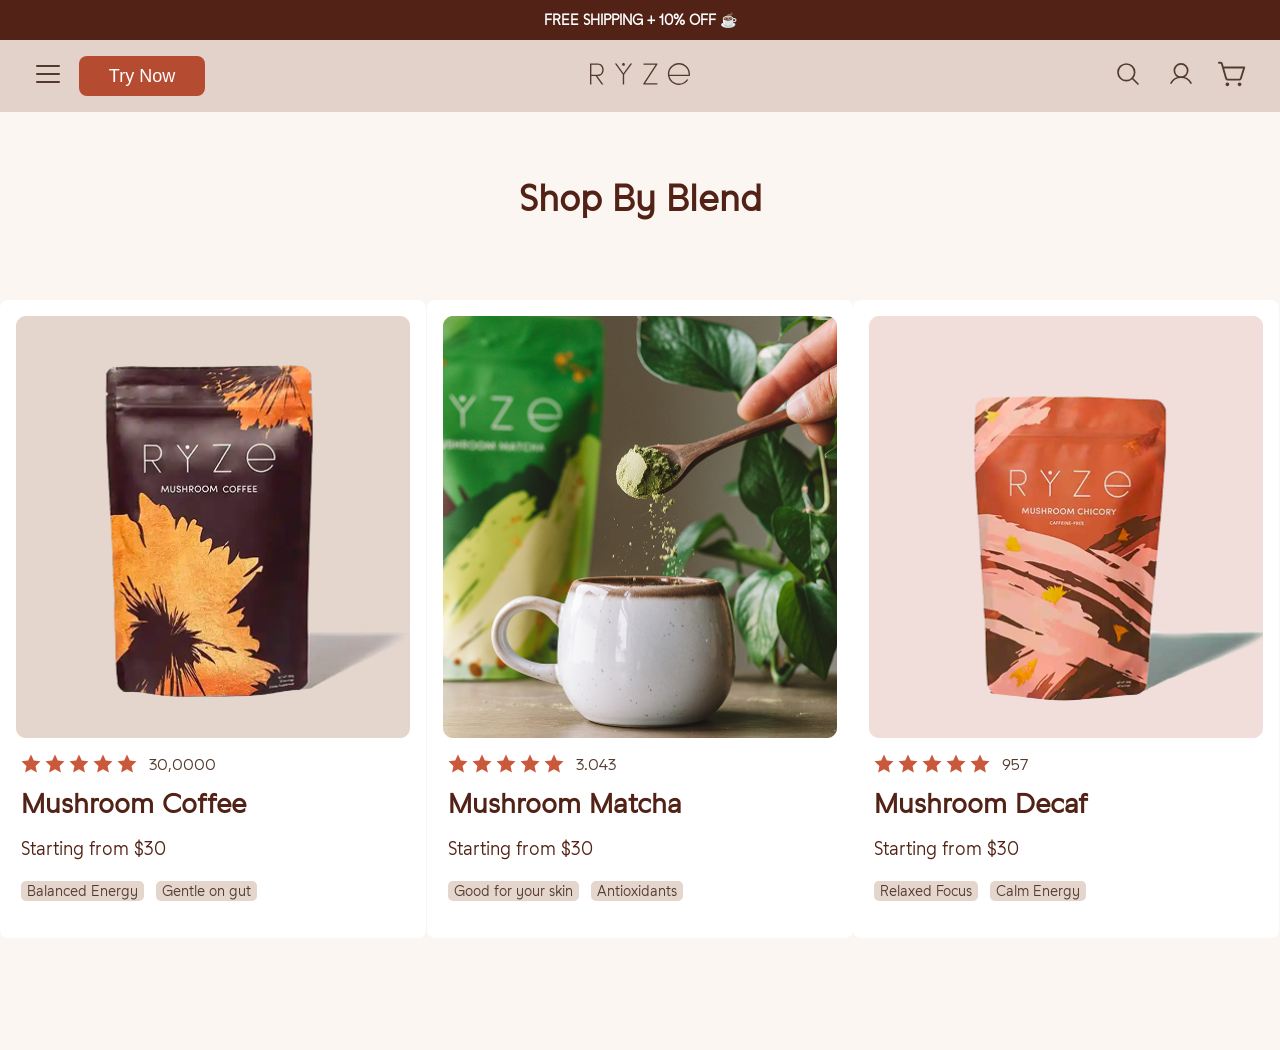
<file: index.html>
<!DOCTYPE html>
<html lang="en">

<head>
 <meta charset="UTF-8">
 <meta name="viewport" content="width=device-width, initial-scale=1.0">
 <title>Ryze Design and Cards</title>
 <link rel="stylesheet" href="./Assets/Css/Style.css">
</head>

<body>
 <header>
  <div class="annoucmen-header">
   <h1 class="annoucmnet-header">
    FREE SHIPPING + 10% OFF ☕️
   </h1>
  </div>
  <div class="wrapper--header-main">
   <div class="wrapper-col-1-header">
    <div class="menu-header--main">
     <a href="#">
      <svg width="32" height="32" viewBox="0 0 32 32" fill="none" xmlns="http://www.w3.org/2000/svg">
       <g clip-path="url(#clip0_2107_11627)">
        <path d="M5 16H27" stroke="#533A2D" stroke-width="2" stroke-linecap="round" stroke-linejoin="round" />
        <path d="M5 8H27" stroke="#533A2D" stroke-width="2" stroke-linecap="round" stroke-linejoin="round" />
        <path d="M5 24H27" stroke="#533A2D" stroke-width="2" stroke-linecap="round" stroke-linejoin="round" />
       </g>
       <defs>
        <clipPath id="clip0_2107_11627">
         <rect width="32" height="32" fill="white" />
        </clipPath>
       </defs>
      </svg>
     </a>
    </div>
    <div class="button--main-header">
     <button class="button-header-main">
      <a href="#">
       Try Now
      </a>
     </button>
    </div>
   </div>
   <div class="wrapper-col-2-logo">
    <a href="#">
     <svg width="100" height="22" viewBox="0 0 100 22" fill="none" xmlns="http://www.w3.org/2000/svg">
      <g clip-path="url(#clip0_2107_11633)">
       <path
        d="M88.9343 21.9756C82.8386 21.9756 77.877 17.0525 77.877 11.0042C77.877 4.95578 82.8386 0.0244141 88.9343 0.0244141C95.0301 0.0244141 99.9917 4.94751 99.9917 10.9959C99.9917 11.4841 99.9583 11.9722 99.8916 12.4521L99.8082 13.0479H79.478C80.4287 17.3587 84.3062 20.5856 88.926 20.5856C92.2532 20.5856 95.3052 18.9225 97.0981 16.1341L98.2655 16.8705C96.2225 20.056 92.7285 21.9591 88.926 21.9591L88.9343 21.9756ZM79.2862 11.6826H98.5824C98.5991 11.4592 98.6074 11.2276 98.6074 11.0042C98.6074 5.70873 94.2712 1.40619 88.9343 1.40619C83.5974 1.40619 79.2612 5.70873 79.2612 11.0042C79.2612 11.2358 79.2612 11.4592 79.2862 11.6826Z"
        fill="#533A2D" />
       <path
        d="M0 21.5458V0.455078H7.82188C8.83089 0.455078 9.73149 0.628834 10.4987 0.984621C11.2658 1.34041 11.8829 1.82031 12.3249 2.42432C12.7668 3.02833 13.1004 3.69853 13.3172 4.42665C13.534 5.15477 13.6424 5.93254 13.6424 6.75995C13.6424 7.58736 13.534 8.3734 13.3172 9.10153C13.1004 9.82965 12.7668 10.4916 12.3165 11.0873C11.8662 11.683 11.2492 12.1547 10.4653 12.5022C9.68145 12.8497 8.76418 13.0235 7.72182 13.0235H7.31321L13.4089 21.5458H11.7078L5.62875 13.0235H1.38426V21.5458H0ZM1.38426 11.65H7.6551C8.47232 11.65 9.18112 11.5176 9.78986 11.2445C10.3986 10.9715 10.8739 10.6074 11.2241 10.1358C11.5744 9.66417 11.8329 9.15117 11.9997 8.58853C12.1748 8.02589 12.2582 7.41361 12.2582 6.75995C12.2582 6.1063 12.1748 5.50229 12.008 4.93965C11.8412 4.37701 11.5911 3.84746 11.2492 3.37584C10.9073 2.90422 10.4403 2.52361 9.85657 2.25056C9.26451 1.96924 8.58906 1.82858 7.81354 1.82858H1.38426V11.65Z"
        fill="#533A2D" />
       <path
        d="M24.8252 0.455078H26.493L33.4559 10.1275L40.5107 0.455078H42.1784L34.1648 11.5589V21.5458H32.7805V11.5589L24.8252 0.455078Z"
        fill="#533A2D" />
       <path
        d="M53.3271 21.5458V20.4371L65.5686 1.83685H53.5023V0.455078H67.3615V1.62173L55.145 20.164H67.3615V21.5375H53.3271V21.5458Z"
        fill="#533A2D" />
       <path
        d="M33.5054 2.80452C34.2791 2.80452 34.9064 2.18217 34.9064 1.41446C34.9064 0.646761 34.2791 0.0244141 33.5054 0.0244141C32.7317 0.0244141 32.1045 0.646761 32.1045 1.41446C32.1045 2.18217 32.7317 2.80452 33.5054 2.80452Z"
        fill="#533A2D" />
      </g>
      <defs>
       <clipPath id="clip0_2107_11633">
        <rect width="100" height="21.9512" fill="white" transform="translate(0 0.0244141)" />
       </clipPath>
      </defs>
     </svg>
    </a>
   </div>
   <div class="wrapper-col-3-icons">
    <div class="Search-icn-btn">
     <button>
      <a href="#">
       <svg width="32" height="32" viewBox="0 0 32 32" fill="none" xmlns="http://www.w3.org/2000/svg">
        <g clip-path="url(#clip0_2107_11640)">
         <path
          d="M14.3333 22.6666C18.9357 22.6666 22.6666 18.9357 22.6666 14.3333C22.6666 9.73095 18.9357 6 14.3333 6C9.73095 6 6 9.73095 6 14.3333C6 18.9357 9.73095 22.6666 14.3333 22.6666Z"
          stroke="#533A2D" stroke-width="1.66666" stroke-linecap="round" stroke-linejoin="round" />
         <path d="M20.2256 20.2256L25.9995 25.9995" stroke="#533A2D" stroke-width="1.66666" stroke-linecap="round"
          stroke-linejoin="round" />
        </g>
        <defs>
         <clipPath id="clip0_2107_11640">
          <rect width="32" height="32" fill="white" />
         </clipPath>
        </defs>
       </svg>
      </a>
     </button>
    </div>
    <div class="Account-icn-btn">
     <button>
      <a href="#">
       <svg width="32" height="32" viewBox="0 0 32 32" fill="none" xmlns="http://www.w3.org/2000/svg">
        <g clip-path="url(#clip0_2107_11644)">
         <path
          d="M15.9997 19.2503C19.6816 19.2503 22.6663 16.2656 22.6663 12.5837C22.6663 8.90176 19.6816 5.91699 15.9997 5.91699C12.3178 5.91699 9.33301 8.90176 9.33301 12.5837C9.33301 16.2656 12.3178 19.2503 15.9997 19.2503Z"
          stroke="#533A2D" stroke-width="1.66667" stroke-linecap="round" stroke-linejoin="round" />
         <path d="M6 25.0833C8.01771 21.5969 11.6823 19.25 16 19.25C20.3177 19.25 23.9823 21.5969 26 25.0833"
          stroke="#533A2D" stroke-width="1.66667" stroke-linecap="round" stroke-linejoin="round" />
        </g>
        <defs>
         <clipPath id="clip0_2107_11644">
          <rect width="32" height="32" fill="white" />
         </clipPath>
        </defs>
       </svg>
      </a>
     </button>
    </div>
    <div class="Cart-icn-btn">
     <button>
      <a href="#">
       <svg width="30" height="30" viewBox="0 0 30 30" fill="none" xmlns="http://www.w3.org/2000/svg">
        <g clip-path="url(#clip0_2107_11648)">
         <path
          d="M9.375 27.1875C10.4105 27.1875 11.25 26.348 11.25 25.3125C11.25 24.277 10.4105 23.4375 9.375 23.4375C8.33947 23.4375 7.5 24.277 7.5 25.3125C7.5 26.348 8.33947 27.1875 9.375 27.1875Z"
          fill="#533A2D" />
         <path
          d="M21.5625 27.1875C22.598 27.1875 23.4375 26.348 23.4375 25.3125C23.4375 24.277 22.598 23.4375 21.5625 23.4375C20.527 23.4375 19.6875 24.277 19.6875 25.3125C19.6875 26.348 20.527 27.1875 21.5625 27.1875Z"
          fill="#533A2D" />
         <path
          d="M4.95586 8.4375H26.25L22.9078 19.302C22.7897 19.6852 22.5519 20.0206 22.2292 20.2587C21.9065 20.4968 21.5159 20.6252 21.1148 20.625H9.85195C9.44445 20.6252 9.04799 20.4926 8.72257 20.2473C8.39715 20.002 8.1605 19.6574 8.04844 19.2656L3.80977 4.42969C3.75376 4.23389 3.63552 4.06165 3.47293 3.93902C3.31034 3.81639 3.11224 3.75004 2.90859 3.75H0.9375"
          stroke="#533A2D" stroke-width="1.875" stroke-linecap="round" stroke-linejoin="round" />
        </g>
        <defs>
         <clipPath id="clip0_2107_11648">
          <rect width="30" height="30" fill="white" />
         </clipPath>
        </defs>
       </svg>
      </a>
     </button>
    </div>
   </div>
  </div>
 </header>
 <section>
  <div class="container--wrapper-pro">
   <div class="wrapper--header--shop-blend">
    <h1 class="header-shop-blend">
     Shop By Blend
    </h1>
   </div>
   <div class="container-cards-products" id="ContainerCards">
   </div>
  </div>

 </section>
 <!-- Dynamically Data Added -->
 <script src="./Js/app.js"></script>
 </div>
</body>

</html>
</file>
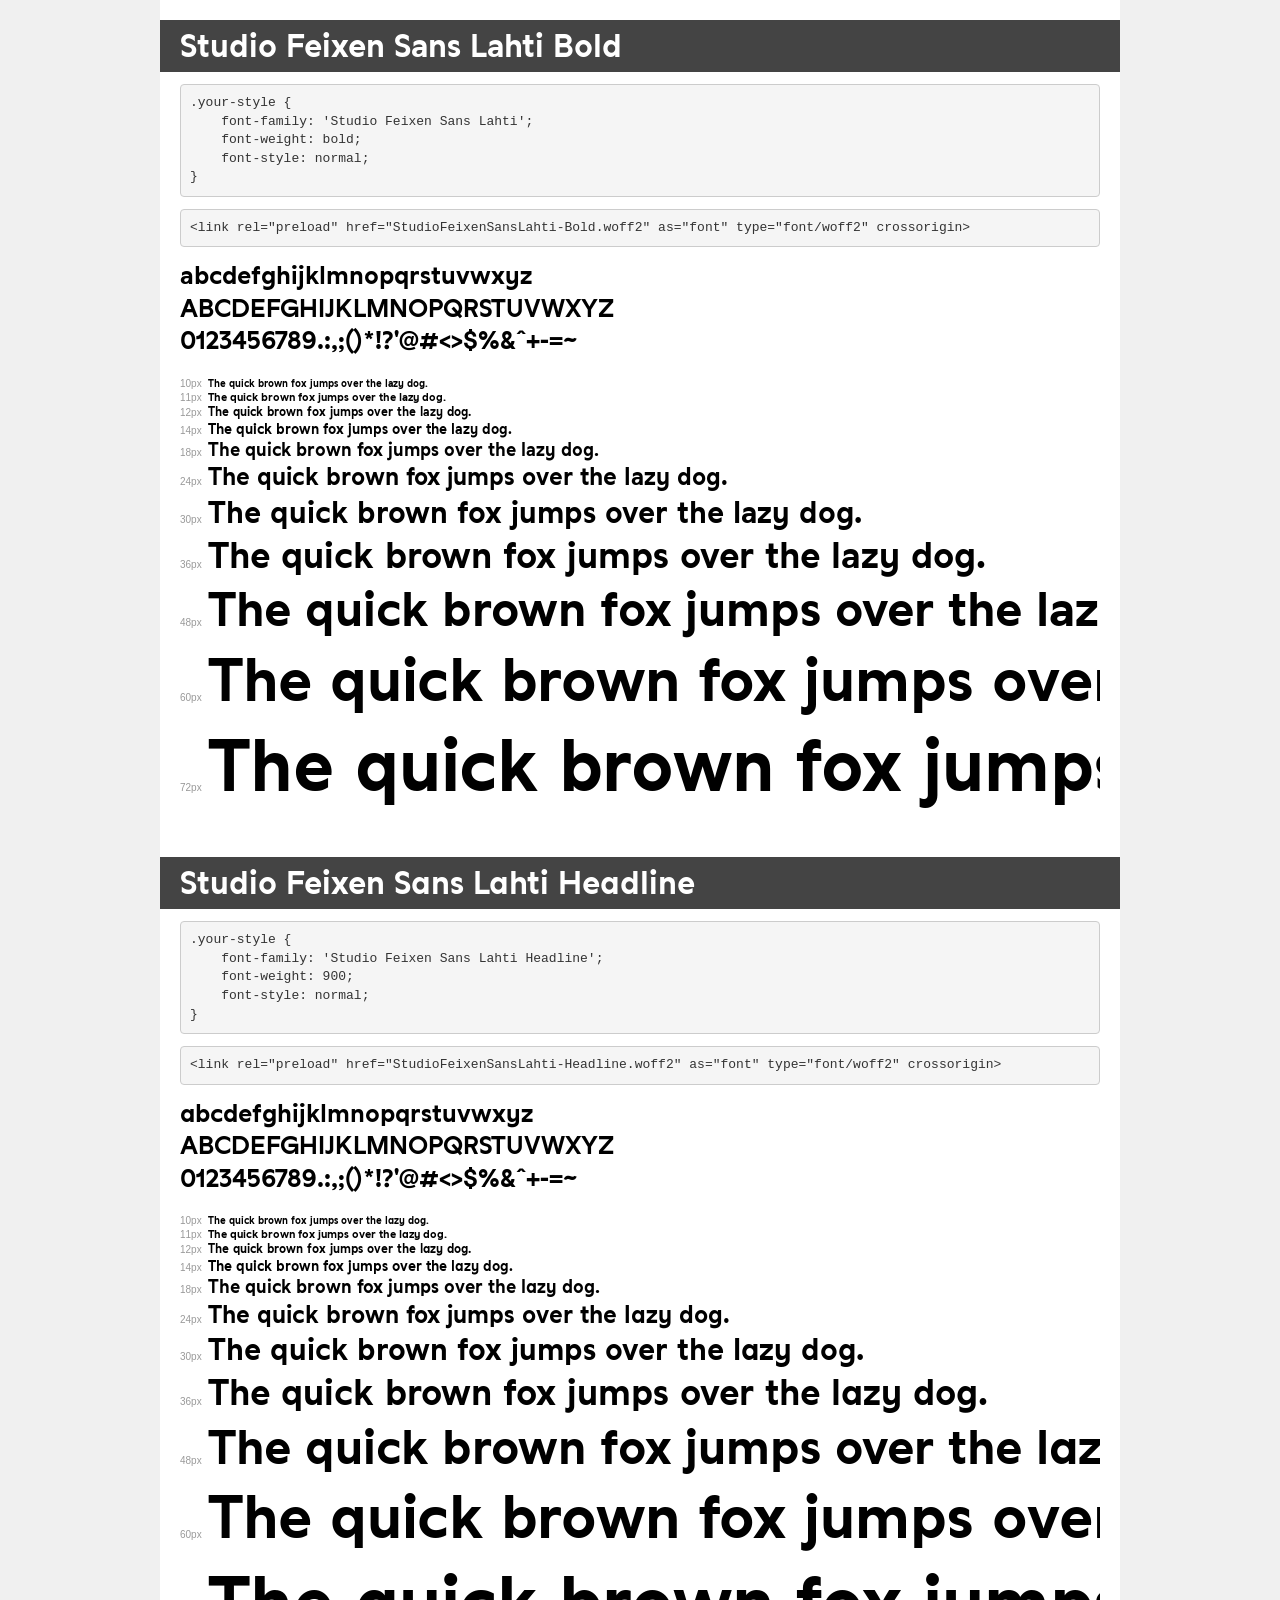
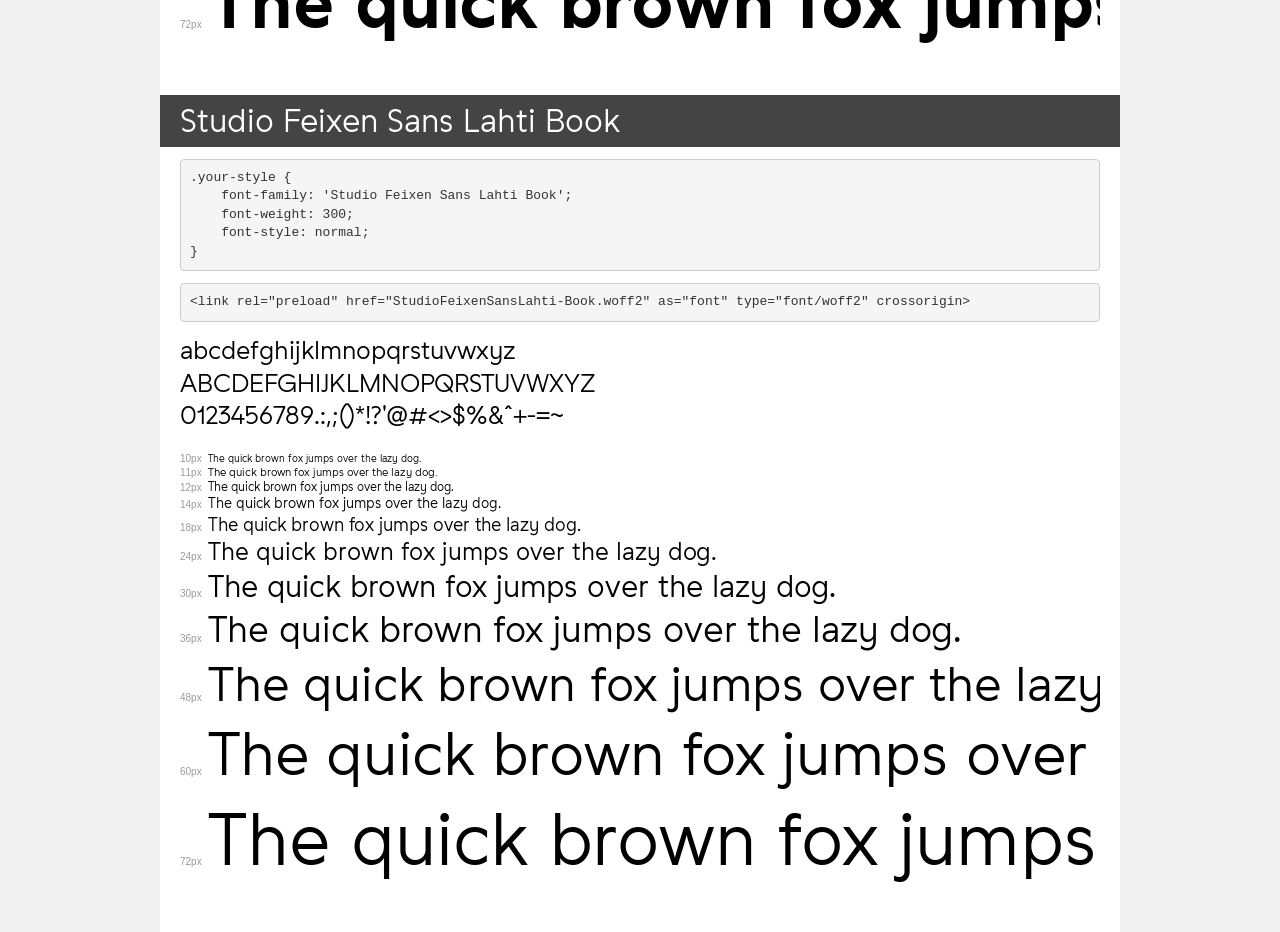
<file: Assets/Fonts/demo.html>
<!DOCTYPE html>
<html lang="en">
<head>
    <meta charset="utf-8">
    <meta http-equiv="X-UA-Compatible" content="IE=edge">
    <meta name="viewport" content="width=device-width, initial-scale=1">
    <meta name="robots" content="noindex, noarchive">
    <meta name="format-detection" content="telephone=no">
    <title>Transfonter demo</title>
    <link href="stylesheet.css" rel="stylesheet">
    <style>
        /*
        http://meyerweb.com/eric/tools/css/reset/
        v2.0 | 20110126
        License: none (public domain)
        */
        html, body, div, span, applet, object, iframe,
        h1, h2, h3, h4, h5, h6, p, blockquote, pre,
        a, abbr, acronym, address, big, cite, code,
        del, dfn, em, img, ins, kbd, q, s, samp,
        small, strike, strong, sub, sup, tt, var,
        b, u, i, center,
        dl, dt, dd, ol, ul, li,
        fieldset, form, label, legend,
        table, caption, tbody, tfoot, thead, tr, th, td,
        article, aside, canvas, details, embed,
        figure, figcaption, footer, header, hgroup,
        menu, nav, output, ruby, section, summary,
        time, mark, audio, video {
            margin: 0;
            padding: 0;
            border: 0;
            font-size: 100%;
            font: inherit;
            vertical-align: baseline;
        }
        /* HTML5 display-role reset for older browsers */
        article, aside, details, figcaption, figure,
        footer, header, hgroup, menu, nav, section {
            display: block;
        }
        body {
            line-height: 1;
        }
        ol, ul {
            list-style: none;
        }
        blockquote, q {
            quotes: none;
        }
        blockquote:before, blockquote:after,
        q:before, q:after {
            content: '';
            content: none;
        }
        table {
            border-collapse: collapse;
            border-spacing: 0;
        }
        /* demo styles */
        body {
            background: #f0f0f0;
            color: #000;
        }
        .page {
            background: #fff;
            width: 920px;
            margin: 0 auto;
            padding: 20px 20px 0 20px;
            overflow: hidden;
        }
        .font-container {
            overflow-x: auto;
            overflow-y: hidden;
            margin-bottom: 40px;
            line-height: 1.3;
            white-space: nowrap;
            padding-bottom: 5px;
        }
        h1 {
            position: relative;
            background: #444;
            font-size: 32px;
            color: #fff;
            padding: 10px 20px;
            margin: 0 -20px 12px -20px;
        }
        .letters {
            font-size: 25px;
            margin-bottom: 20px;
        }
        .s10:before {
            content: '10px';
        }
        .s11:before {
            content: '11px';
        }
        .s12:before {
            content: '12px';
        }
        .s14:before {
            content: '14px';
        }
        .s18:before {
            content: '18px';
        }
        .s24:before {
            content: '24px';
        }
        .s30:before {
            content: '30px';
        }
        .s36:before {
            content: '36px';
        }
        .s48:before {
            content: '48px';
        }
        .s60:before {
            content: '60px';
        }
        .s72:before {
            content: '72px';
        }
        .s10:before, .s11:before, .s12:before, .s14:before,
        .s18:before, .s24:before, .s30:before, .s36:before,
        .s48:before, .s60:before, .s72:before {
            font-family: Arial, sans-serif;
            font-size: 10px;
            font-weight: normal;
            font-style: normal;
            color: #999;
            padding-right: 6px;
        }
        pre {
            display: block;
            padding: 9px;
            margin: 0 0 12px;
            font-family: Monaco, Menlo, Consolas, "Courier New", monospace;
            font-size: 13px;
            line-height: 1.428571429;
            color: #333;
            font-weight: normal;
            font-style: normal;
            background-color: #f5f5f5;
            border: 1px solid #ccc;
            overflow-x: auto;
            border-radius: 4px;
        }
        /* responsive */
        @media (max-width: 959px) {
            .page {
                width: auto;
                margin: 0;
            }
        }
    </style>
</head>
<body>
<div class="page">
    <div class="demo">
        <h1 style="font-family: 'Studio Feixen Sans Lahti'; font-weight: bold; font-style: normal;">Studio Feixen Sans Lahti Bold</h1>
        <pre title="Usage">.your-style {
    font-family: 'Studio Feixen Sans Lahti';
    font-weight: bold;
    font-style: normal;
}</pre>
        <pre title="Preload (optional)">
&lt;link rel=&quot;preload&quot; href=&quot;StudioFeixenSansLahti-Bold.woff2&quot; as=&quot;font&quot; type=&quot;font/woff2&quot; crossorigin&gt;</pre>
        <div class="font-container" style="font-family: 'Studio Feixen Sans Lahti'; font-weight: bold; font-style: normal;">
            <p class="letters">
                abcdefghijklmnopqrstuvwxyz<br>
ABCDEFGHIJKLMNOPQRSTUVWXYZ<br>
                0123456789.:,;()*!?'@#&lt;&gt;$%&^+-=~
            </p>
            <p class="s10" style="font-size: 10px;">The quick brown fox jumps over the lazy dog.</p>
            <p class="s11" style="font-size: 11px;">The quick brown fox jumps over the lazy dog.</p>
            <p class="s12" style="font-size: 12px;">The quick brown fox jumps over the lazy dog.</p>
            <p class="s14" style="font-size: 14px;">The quick brown fox jumps over the lazy dog.</p>
            <p class="s18" style="font-size: 18px;">The quick brown fox jumps over the lazy dog.</p>
            <p class="s24" style="font-size: 24px;">The quick brown fox jumps over the lazy dog.</p>
            <p class="s30" style="font-size: 30px;">The quick brown fox jumps over the lazy dog.</p>
            <p class="s36" style="font-size: 36px;">The quick brown fox jumps over the lazy dog.</p>
            <p class="s48" style="font-size: 48px;">The quick brown fox jumps over the lazy dog.</p>
            <p class="s60" style="font-size: 60px;">The quick brown fox jumps over the lazy dog.</p>
            <p class="s72" style="font-size: 72px;">The quick brown fox jumps over the lazy dog.</p>
        </div>
    </div>

    <div class="demo">
        <h1 style="font-family: 'Studio Feixen Sans Lahti Headline'; font-weight: 900; font-style: normal;">Studio Feixen Sans Lahti Headline</h1>
        <pre title="Usage">.your-style {
    font-family: 'Studio Feixen Sans Lahti Headline';
    font-weight: 900;
    font-style: normal;
}</pre>
        <pre title="Preload (optional)">
&lt;link rel=&quot;preload&quot; href=&quot;StudioFeixenSansLahti-Headline.woff2&quot; as=&quot;font&quot; type=&quot;font/woff2&quot; crossorigin&gt;</pre>
        <div class="font-container" style="font-family: 'Studio Feixen Sans Lahti Headline'; font-weight: 900; font-style: normal;">
            <p class="letters">
                abcdefghijklmnopqrstuvwxyz<br>
ABCDEFGHIJKLMNOPQRSTUVWXYZ<br>
                0123456789.:,;()*!?'@#&lt;&gt;$%&^+-=~
            </p>
            <p class="s10" style="font-size: 10px;">The quick brown fox jumps over the lazy dog.</p>
            <p class="s11" style="font-size: 11px;">The quick brown fox jumps over the lazy dog.</p>
            <p class="s12" style="font-size: 12px;">The quick brown fox jumps over the lazy dog.</p>
            <p class="s14" style="font-size: 14px;">The quick brown fox jumps over the lazy dog.</p>
            <p class="s18" style="font-size: 18px;">The quick brown fox jumps over the lazy dog.</p>
            <p class="s24" style="font-size: 24px;">The quick brown fox jumps over the lazy dog.</p>
            <p class="s30" style="font-size: 30px;">The quick brown fox jumps over the lazy dog.</p>
            <p class="s36" style="font-size: 36px;">The quick brown fox jumps over the lazy dog.</p>
            <p class="s48" style="font-size: 48px;">The quick brown fox jumps over the lazy dog.</p>
            <p class="s60" style="font-size: 60px;">The quick brown fox jumps over the lazy dog.</p>
            <p class="s72" style="font-size: 72px;">The quick brown fox jumps over the lazy dog.</p>
        </div>
    </div>

    <div class="demo">
        <h1 style="font-family: 'Studio Feixen Sans Lahti Book'; font-weight: 300; font-style: normal;">Studio Feixen Sans Lahti Book</h1>
        <pre title="Usage">.your-style {
    font-family: 'Studio Feixen Sans Lahti Book';
    font-weight: 300;
    font-style: normal;
}</pre>
        <pre title="Preload (optional)">
&lt;link rel=&quot;preload&quot; href=&quot;StudioFeixenSansLahti-Book.woff2&quot; as=&quot;font&quot; type=&quot;font/woff2&quot; crossorigin&gt;</pre>
        <div class="font-container" style="font-family: 'Studio Feixen Sans Lahti Book'; font-weight: 300; font-style: normal;">
            <p class="letters">
                abcdefghijklmnopqrstuvwxyz<br>
ABCDEFGHIJKLMNOPQRSTUVWXYZ<br>
                0123456789.:,;()*!?'@#&lt;&gt;$%&^+-=~
            </p>
            <p class="s10" style="font-size: 10px;">The quick brown fox jumps over the lazy dog.</p>
            <p class="s11" style="font-size: 11px;">The quick brown fox jumps over the lazy dog.</p>
            <p class="s12" style="font-size: 12px;">The quick brown fox jumps over the lazy dog.</p>
            <p class="s14" style="font-size: 14px;">The quick brown fox jumps over the lazy dog.</p>
            <p class="s18" style="font-size: 18px;">The quick brown fox jumps over the lazy dog.</p>
            <p class="s24" style="font-size: 24px;">The quick brown fox jumps over the lazy dog.</p>
            <p class="s30" style="font-size: 30px;">The quick brown fox jumps over the lazy dog.</p>
            <p class="s36" style="font-size: 36px;">The quick brown fox jumps over the lazy dog.</p>
            <p class="s48" style="font-size: 48px;">The quick brown fox jumps over the lazy dog.</p>
            <p class="s60" style="font-size: 60px;">The quick brown fox jumps over the lazy dog.</p>
            <p class="s72" style="font-size: 72px;">The quick brown fox jumps over the lazy dog.</p>
        </div>
    </div>

</div>
</body>
</html>
</file>
<file: Assets/Css/Style.css>
.container--wrapper-pro {
 display: flex;
 align-items: center;
 justify-content: center;
 gap: 2rem;
 flex-direction: column;
 max-width: 1440px;
 margin: 4rem auto;
}

.wrapper--header--shop-blend {
 width: 100%;
 display: flex;
 align-items: center;
 justify-content: center;
}

.header-shop-blend {
 color: var(--color-primary);
 font-weight: 600;
 font-size: 36px;
}

/* ================== FONT ================== */
@font-face {
 font-family: StudioFixen;
 src: url(../Fonts/StudioFeixenSansLahti-Book.ttf);
}

/* ================== ROOT VARIABLES ================== */
:root {
 --font-main: StudioFixen;
 --color-bg: #FCF6F2;
 --color-white: #FFFFFF;
 --color-primary: #512215;
 --color-secondary: #533A2D;
 --color-hover-border: #CA583A;
 --color-adv-bg: #E4D5CD;
 --container-width: 1325px;
 --transition-fast: 0.3s ease;
 --card-width: 426px;
}

/* ================== RESET & BASE ================== */
* {
 margin: 0;
 padding: 0;
 box-sizing: border-box;
}

html,
body {
 background: var(--color-bg);
 width: 100%;
 font-family: var(--font-main);
}

ul,
li {
 list-style: none;
}

a {
 text-decoration: none;
}

button {
 border: none;
 outline: none;
 background: none;
}

/* ================== PRODUCT GRID ================== */
.container-cards-products {
 display: grid;
 align-items: center;
 grid-template-columns: repeat(3, 1fr);
 width: 100%;
 max-width: var(--container-width);
 margin: 3rem auto;
}

/* ================== CARD ================== */
.card--products--1 {
 display: flex;
 align-items: center;
 justify-content: center;
 flex-direction: column;
 background: var(--color-white);
 width: var(--card-width);
 border-radius: 8px;
 padding: 15px;
 border: 1px solid transparent;
 transition: border var(--transition-fast);
}

.card--products--1:hover {
 border: 1px solid var(--color-hover-border);
}

/* ================== IMAGE ================== */
.img---container {
 width: 100%;
 display: flex;
 align-items: center;
 justify-content: center;
}

.img---container>img {
 width: 100%;
 object-fit: cover;
}

/* ================== TEXT WRAPPER ================== */
.wrapper--text--card--product {
 width: 100%;
 display: flex;
 align-items: center;
 justify-content: flex-start;
 flex-direction: column;
 gap: 12px;
 padding: 1rem 5px;
}

/* ================== RATING ================== */
.rating--product {
 width: 100%;
 display: flex;
 align-items: center;
 justify-content: flex-start;
 gap: 12px;
}

.rating--product>p {
 font-weight: 400;
 font-size: 16px;
 color: var(--color-secondary);
}

/* ================== MAIN DETAILS ================== */
.wrapper-main-detail {
 width: 100%;
 display: flex;
 justify-content: flex-start;
 flex-direction: column;
 gap: 12px;
}

.wrapper-main-detail>h1 {
 font-weight: 600;
 color: var(--color-primary);
 font-size: 27px;
 line-height: 130%;
}

.wrapper-main-detail>h2 {
 padding: 5px 0;
 color: var(--color-primary);
 font-weight: 400;
 font-size: 18px;
}

/* ================== ADVANTAGES ================== */
.wrapper--advantage {
 width: 100%;
 display: flex;
 align-items: center;
 justify-content: flex-start;
 gap: 12px;
 padding: 5px 0;
}

.adv--1 {
 padding: 2px 6px;
 border-radius: 5px;
 background: var(--color-adv-bg);
 font-weight: 500;
 color: var(--color-secondary);
 font-size: 14px;
}

/* =========== Responsive ============ */
@media only screen and (max-width: 1220px) {
 .container--wrapper-pro {
  gap: 12px;
 }

 .container-cards-products {
  padding: 1rem 1rem;
  grid-template-columns: 1fr 1fr;
  gap: 2rem;
  place-items: center;
  margin: 1rem auto;
 }

 .card--products--1 {
  width: 100%;
 }

 /* Typography adjustments */
 .wrapper-main-detail>h1 {
  font-size: 24px;
 }

 .wrapper-main-detail>h2 {
  font-size: 16px;
 }

 .rating--product>p {
  font-size: 15px;
 }

 .adv--1 {
  font-size: 13px;
 }

 .button--main-header {
  display: none;
 }

 .Cart-icn-btn {
  display: none;
 }

 .Account-icn-btn {
  display: none;
 }
}

@media only screen and (max-width: 1024px) {
 .container-cards-products {
  grid-template-columns: 1fr;
 }

 /* Further typography scaling */
 .wrapper-main-detail>h1 {
  font-size: 22px;
 }

 .wrapper-main-detail>h2 {
  font-size: 15px;
 }

 .rating--product>p {
  font-size: 14px;
 }

 .adv--1 {
  font-size: 12px;
 }
}

/* ======== AnnoucmentHeader ========== */
.annoucmen-header {
 padding: 12px;
 display: flex;
 align-items: center;
 justify-content: center;
 width: 100%;
 background-color: var(--color-primary);
}

.annoucmnet-header {
 color: white;
 font-weight: 600;
 font-size: 14px;
 text-align: center;
}

/* ========== Main Header Nav ======= */


.wrapper--header-main {
 background: #e2d2ca;
 padding: 1rem 2rem;
 display: grid;
 grid-template-columns: 1fr 1fr 1fr;
 align-items: center;
 justify-content: space-between;
}

.wrapper-col-1-header {
 width: 100%;
 display: flex;
 align-items: center;
 justify-content: flex-start;
 gap: 15px;
}



.button-header-main {
 display: flex;
 align-items: center;
 justify-content: center;
 width: 126px;
 height: 40px;
 padding-top: 12px;
 padding-right: 24px;
 padding-bottom: 12px;
 padding-left: 24px;
 border-radius: 8px;
 background: #B54C31;
}

.button-header-main>a {
 font-weight: 500;
 font-size: 18px;
 text-align: center;
 color: white;
}

.wrapper-col-2-logo {
 width: 100%;
 display: flex;
 align-items: center;
 justify-content: center;
}

.wrapper-col-3-icons {
 width: 100%;
 display: flex;
 align-items: center;
 justify-content: flex-end;
 gap: 1.3rem;
}
</file>
<file: Assets/Fonts/stylesheet.css>
@font-face {
    font-family: 'Studio Feixen Sans Lahti';
    src: url('StudioFeixenSansLahti-Bold.eot');
    src: local('Studio Feixen Sans Lahti Bold'), local('StudioFeixenSansLahti-Bold'),
        url('StudioFeixenSansLahti-Bold.eot?#iefix') format('embedded-opentype'),
        url('StudioFeixenSansLahti-Bold.woff2') format('woff2'),
        url('StudioFeixenSansLahti-Bold.woff') format('woff'),
        url('StudioFeixenSansLahti-Bold.ttf') format('truetype');
    font-weight: bold;
    font-style: normal;
    font-display: swap;
}

@font-face {
    font-family: 'Studio Feixen Sans Lahti Headline';
    src: url('StudioFeixenSansLahti-Headline.eot');
    src: local('Studio Feixen Sans Lahti Headline'), local('StudioFeixenSansLahti-Headline'),
        url('StudioFeixenSansLahti-Headline.eot?#iefix') format('embedded-opentype'),
        url('StudioFeixenSansLahti-Headline.woff2') format('woff2'),
        url('StudioFeixenSansLahti-Headline.woff') format('woff'),
        url('StudioFeixenSansLahti-Headline.ttf') format('truetype');
    font-weight: 900;
    font-style: normal;
    font-display: swap;
}

@font-face {
    font-family: 'Studio Feixen Sans Lahti Book';
    src: url('StudioFeixenSansLahti-Book.eot');
    src: local('Studio Feixen Sans Lahti Book'), local('StudioFeixenSansLahti-Book'),
        url('StudioFeixenSansLahti-Book.eot?#iefix') format('embedded-opentype'),
        url('StudioFeixenSansLahti-Book.woff2') format('woff2'),
        url('StudioFeixenSansLahti-Book.woff') format('woff'),
        url('StudioFeixenSansLahti-Book.ttf') format('truetype');
    font-weight: 300;
    font-style: normal;
    font-display: swap;
}
</file>
